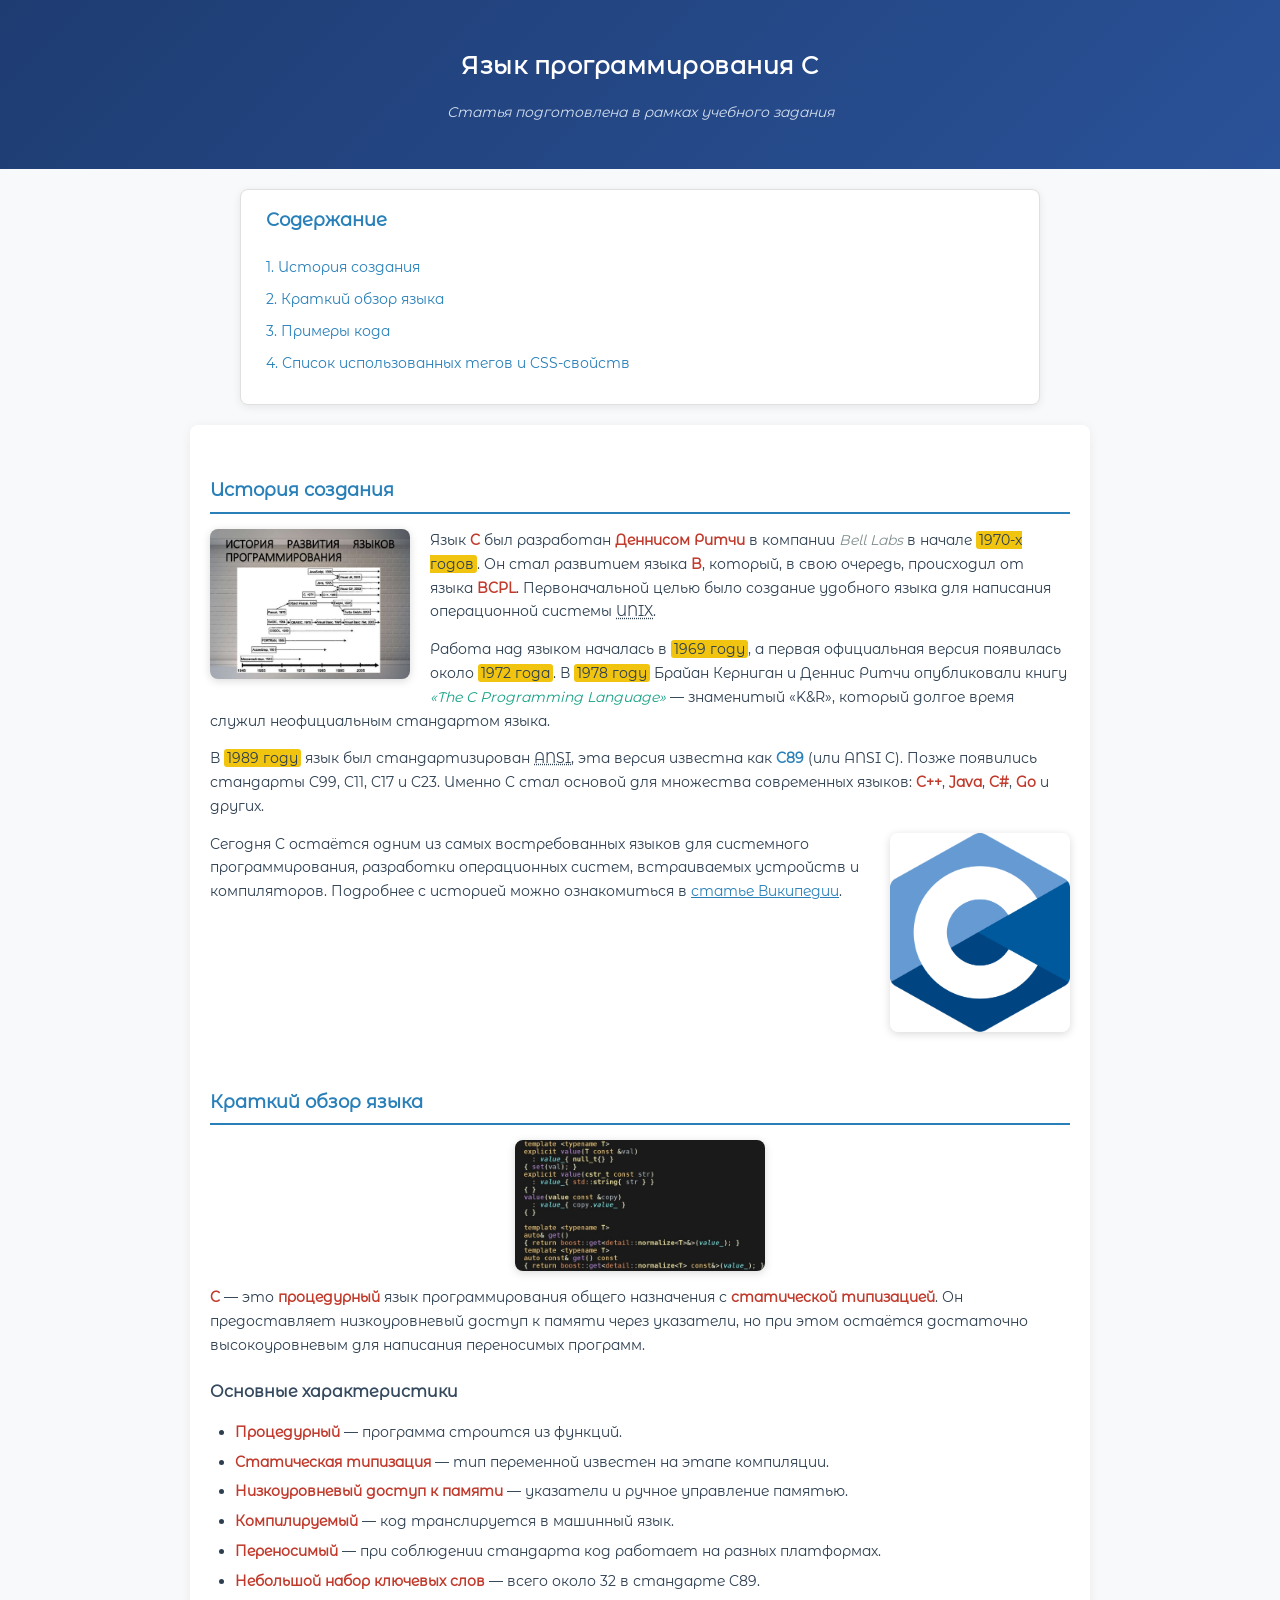
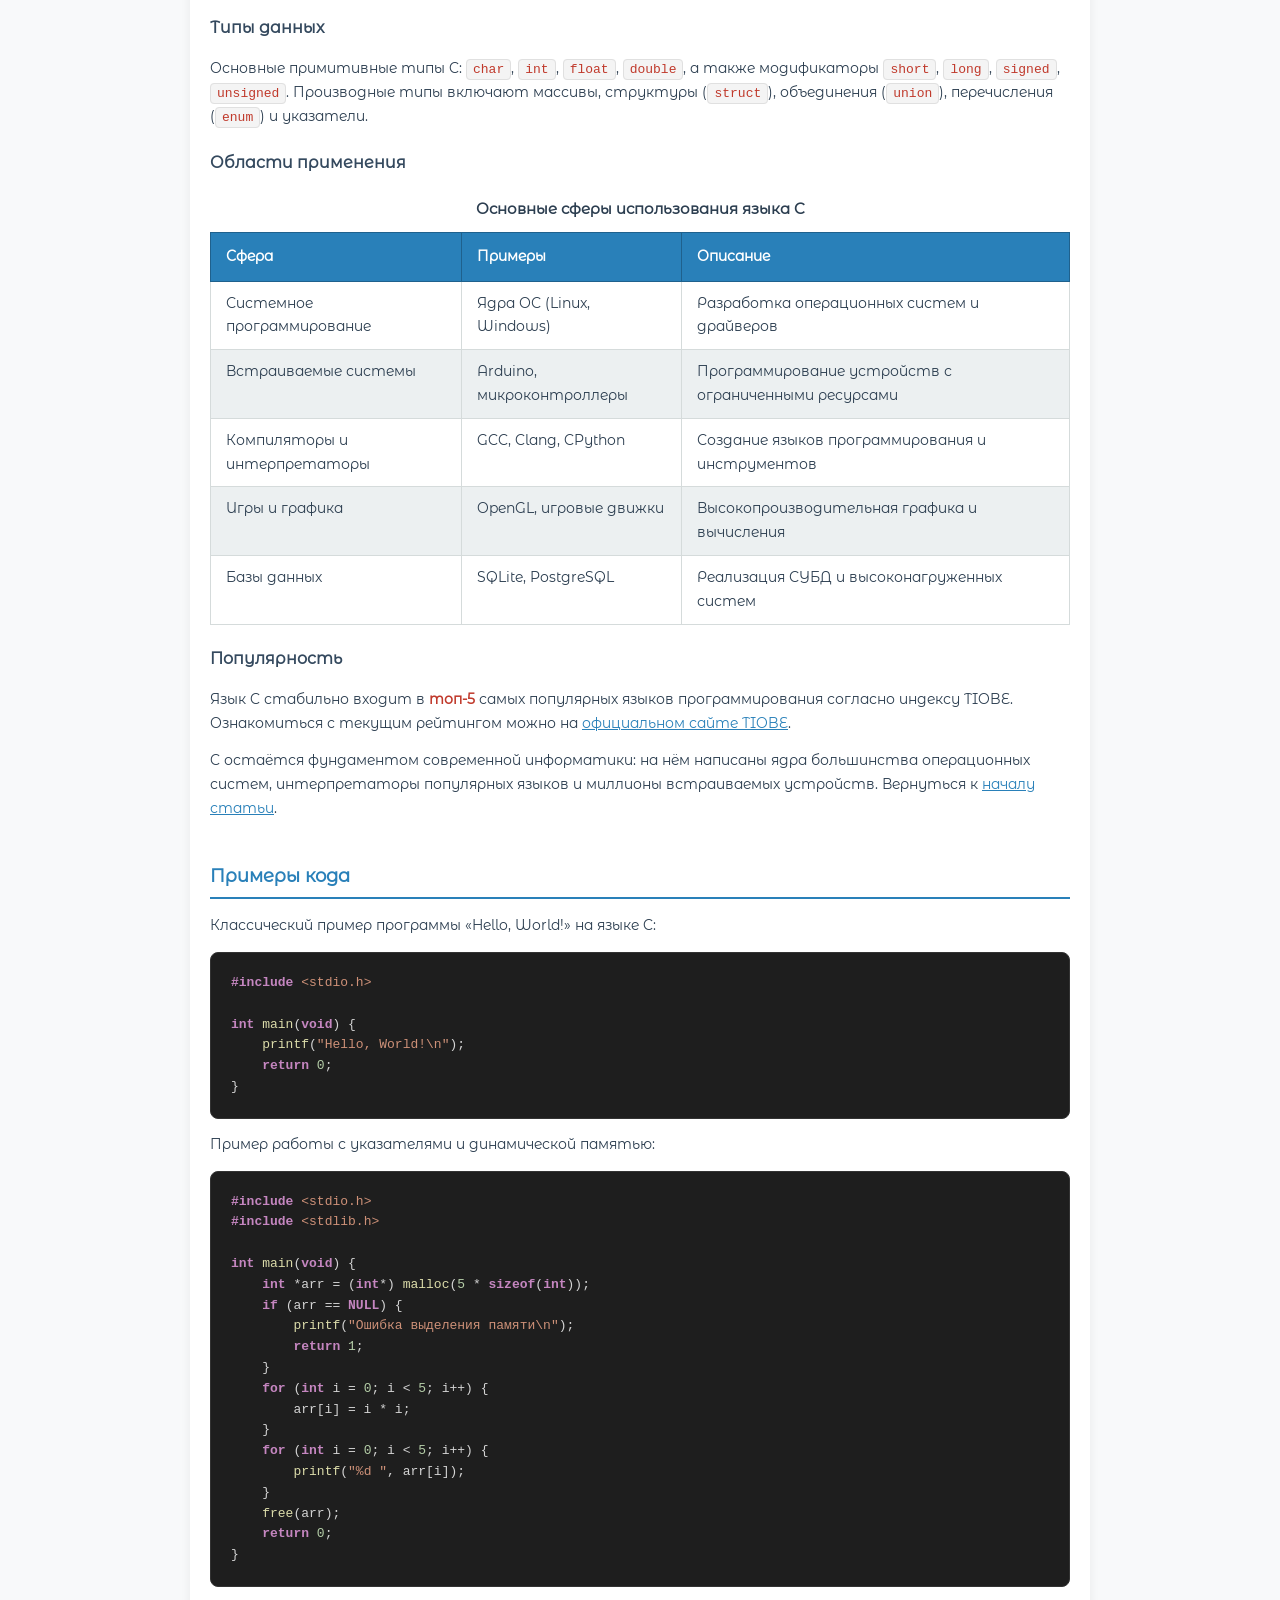
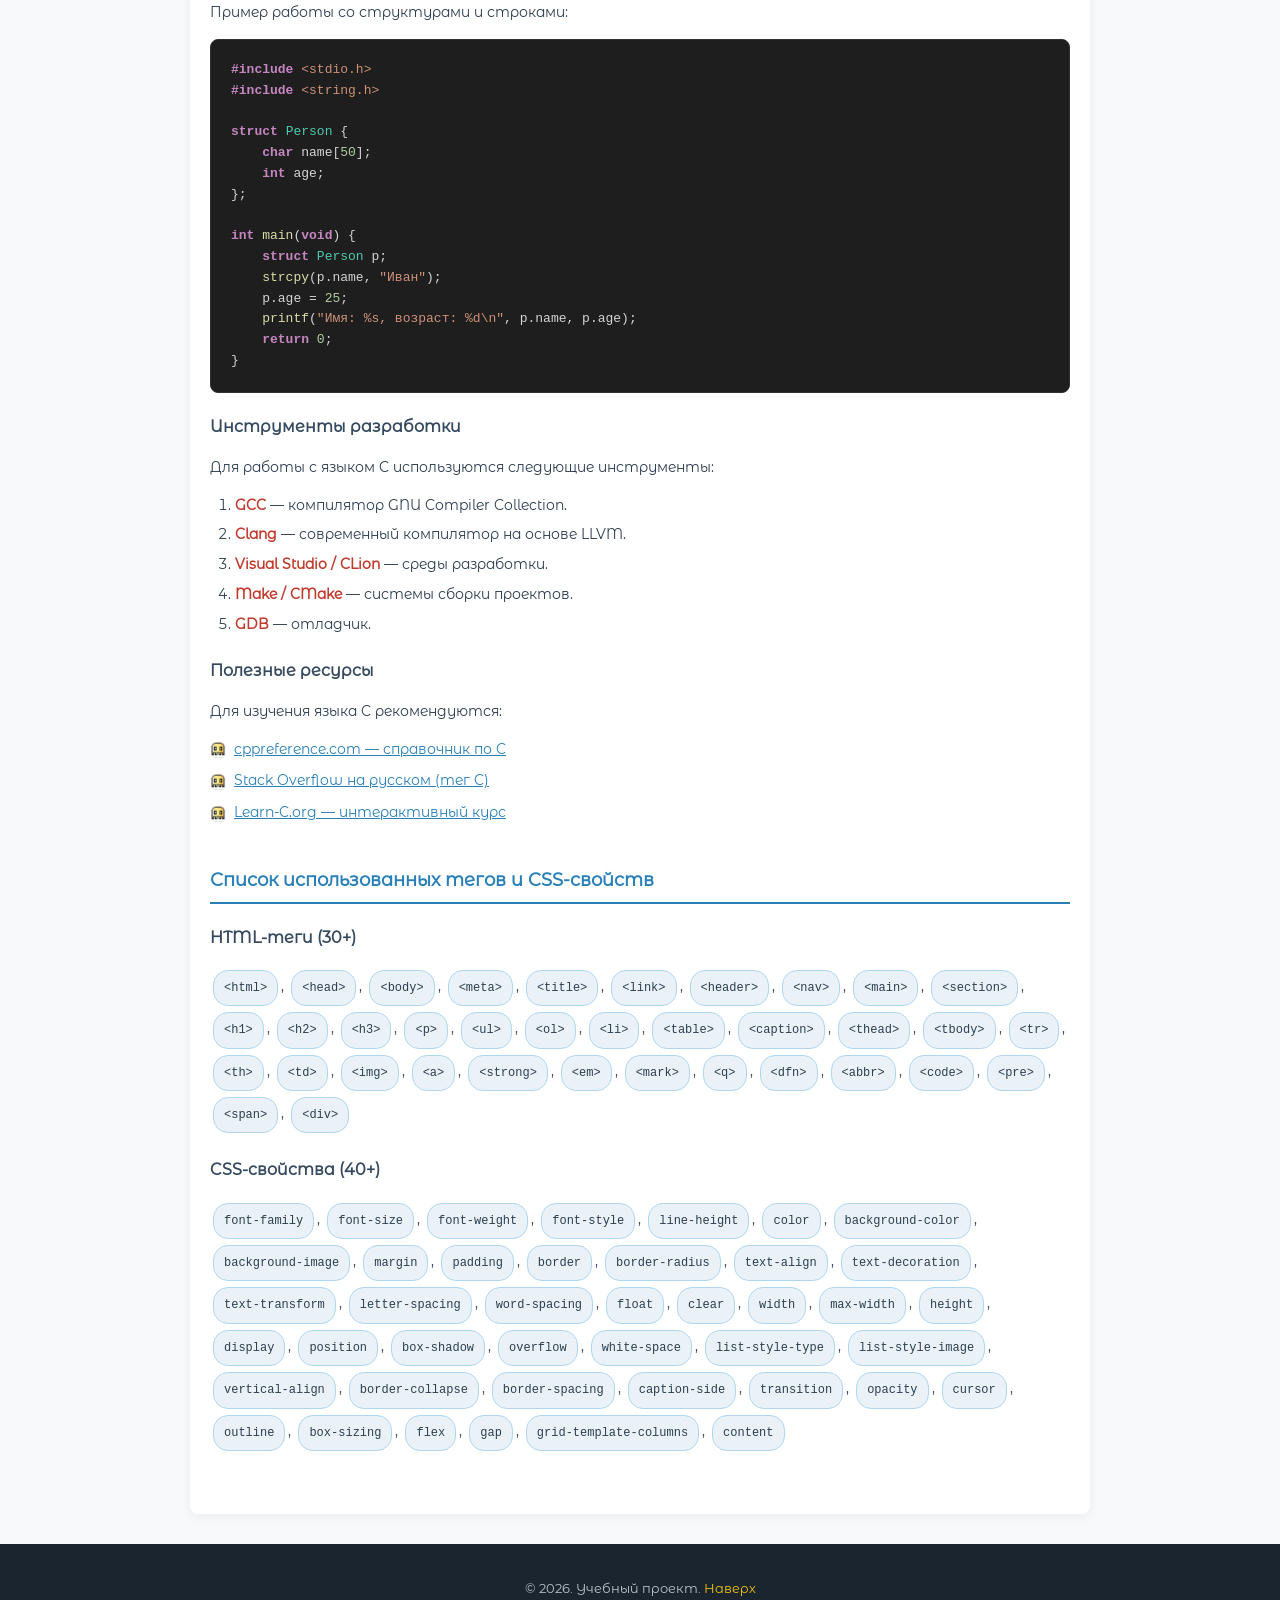
<file: Lab1/index.html>
<!DOCTYPE html>
<html lang="ru">
<head>
    <meta charset="UTF-8">
    <meta name="viewport" content="width=device-width, initial-scale=1.0">
    <title>Язык программирования C</title>
    <link rel="stylesheet" href="normalize.css">
    <link rel="stylesheet" href="css/style.css">
</head>
<body>

<header id="top">
    <h1>Язык программирования C</h1>
    <p><em>Статья подготовлена в рамках учебного задания</em></p>
</header>

<nav>
    <h2>Содержание</h2>
    <ul>
        <li><a href="#history">1. История создания</a></li>
        <li><a href="#overview">2. Краткий обзор языка</a></li>
        <li><a href="#examples">3. Примеры кода</a></li>
        <li><a href="#tags-list">4. Список использованных тегов и CSS-свойств</a></li>
    </ul>
</nav>

<main>
    <!-- ==================== РАЗДЕЛ 1 ==================== -->
    <section id="history">
    <h2>История создания</h2>

    <img src="images/c-history.png" alt="История языка C" class="img-left" width="200">

    <p>Язык <strong>C</strong> был разработан <strong>Деннисом Ритчи</strong> в компании <em>Bell Labs</em> в начале <mark>1970-х годов</mark>. Он стал развитием языка <strong>B</strong>, который, в свою очередь, происходил от языка <strong>BCPL</strong>. Первоначальной целью было создание удобного языка для написания операционной системы <abbr title="Unix">UNIX</abbr>.</p>

    <p>Работа над языком началась в <mark>1969 году</mark>, а первая официальная версия появилась около <mark>1972 года</mark>. В <mark>1978 году</mark> Брайан Керниган и Деннис Ритчи опубликовали книгу <q>The C Programming Language</q> — знаменитый «K&amp;R», который долгое время служил неофициальным стандартом языка.</p>

    <p>В <mark>1989 году</mark> язык был стандартизирован <abbr title="American National Standards Institute">ANSI</abbr>, эта версия известна как <dfn>C89</dfn> (или ANSI C). Позже появились стандарты C99, C11, C17 и C23. Именно C стал основой для множества современных языков: <strong>C++</strong>, <strong>Java</strong>, <strong>C#</strong>, <strong>Go</strong> и других.</p>

    <img src="images/c-logo.png" alt="Логотип языка C" class="img-right" width="180">

    <p>Сегодня C остаётся одним из самых востребованных языков для системного программирования, разработки операционных систем, встраиваемых устройств и компиляторов. Подробнее с историей можно ознакомиться в <a href="https://ru.wikipedia.org/wiki/%D0%A1%D0%B8_(%D1%8F%D0%B7%D1%8B%D0%BA_%D0%BF%D1%80%D0%BE%D0%B3%D1%80%D0%B0%D0%BC%D0%BC%D0%B8%D1%80%D0%BE%D0%B2%D0%B0%D0%BD%D0%B8%D1%8F)" target="_blank" rel="noopener">статье Википедии</a>.</p>

    <div class="clearfix"></div>
</section>

    <!-- ==================== РАЗДЕЛ 2 ==================== -->
    <section id="overview">
    <h2>Краткий обзор языка</h2>

    <img src="images/c-code-example.png" alt="Пример кода на C" class="img-center" width="250">

    <p><strong>C</strong> — это <strong>процедурный</strong> язык программирования общего назначения с <strong>статической типизацией</strong>. Он предоставляет низкоуровневый доступ к памяти через указатели, но при этом остаётся достаточно высокоуровневым для написания переносимых программ.</p>

    <h3>Основные характеристики</h3>

    <ul>
        <li><strong>Процедурный</strong> — программа строится из функций.</li>
        <li><strong>Статическая типизация</strong> — тип переменной известен на этапе компиляции.</li>
        <li><strong>Низкоуровневый доступ к памяти</strong> — указатели и ручное управление памятью.</li>
        <li><strong>Компилируемый</strong> — код транслируется в машинный язык.</li>
        <li><strong>Переносимый</strong> — при соблюдении стандарта код работает на разных платформах.</li>
        <li><strong>Небольшой набор ключевых слов</strong> — всего около 32 в стандарте C89.</li>
    </ul>

    <h3>Типы данных</h3>

    <p>Основные примитивные типы C: <code>char</code>, <code>int</code>, <code>float</code>, <code>double</code>, а также модификаторы <code>short</code>, <code>long</code>, <code>signed</code>, <code>unsigned</code>. Производные типы включают массивы, структуры (<code>struct</code>), объединения (<code>union</code>), перечисления (<code>enum</code>) и указатели.</p>

    <h3>Области применения</h3>

    <table>
        <caption>Основные сферы использования языка C</caption>
        <thead>
            <tr>
                <th scope="col">Сфера</th>
                <th scope="col">Примеры</th>
                <th scope="col">Описание</th>
            </tr>
        </thead>
        <tbody>
            <tr>
                <td>Системное программирование</td>
                <td>Ядра ОС (Linux, Windows)</td>
                <td>Разработка операционных систем и драйверов</td>
            </tr>
            <tr>
                <td>Встраиваемые системы</td>
                <td>Arduino, микроконтроллеры</td>
                <td>Программирование устройств с ограниченными ресурсами</td>
            </tr>
            <tr>
                <td>Компиляторы и интерпретаторы</td>
                <td>GCC, Clang, CPython</td>
                <td>Создание языков программирования и инструментов</td>
            </tr>
            <tr>
                <td>Игры и графика</td>
                <td>OpenGL, игровые движки</td>
                <td>Высокопроизводительная графика и вычисления</td>
            </tr>
            <tr>
                <td>Базы данных</td>
                <td>SQLite, PostgreSQL</td>
                <td>Реализация СУБД и высоконагруженных систем</td>
            </tr>
        </tbody>
    </table>

    <h3>Популярность</h3>

    <p>Язык C стабильно входит в <strong>топ-5</strong> самых популярных языков программирования согласно индексу TIOBE. Ознакомиться с текущим рейтингом можно на <a href="https://www.tiobe.com/tiobe-index/" target="_blank" rel="noopener">официальном сайте TIOBE</a>.</p>

    <p>C остаётся фундаментом современной информатики: на нём написаны ядра большинства операционных систем, интерпретаторы популярных языков и миллионы встраиваемых устройств. Вернуться к <a href="#top">началу статьи</a>.</p>
</section>

    <!-- ==================== РАЗДЕЛ 3 ==================== -->
    <section id="examples">
    <h2>Примеры кода</h2>

    <p>Классический пример программы «Hello, World!» на языке C:</p>

<pre><code><span class="kw">#include</span> <span class="str">&lt;stdio.h&gt;</span>

<span class="kw">int</span> <span class="fn">main</span>(<span class="kw">void</span>) {
    <span class="fn">printf</span>(<span class="str">"Hello, World!\n"</span>);
    <span class="kw">return</span> <span class="num">0</span>;
}</code></pre>

    <p>Пример работы с указателями и динамической памятью:</p>

<pre><code><span class="kw">#include</span> <span class="str">&lt;stdio.h&gt;</span>
<span class="kw">#include</span> <span class="str">&lt;stdlib.h&gt;</span>

<span class="kw">int</span> <span class="fn">main</span>(<span class="kw">void</span>) {
    <span class="kw">int</span> *arr = (<span class="kw">int</span>*) <span class="fn">malloc</span>(<span class="num">5</span> * <span class="kw">sizeof</span>(<span class="kw">int</span>));
    <span class="kw">if</span> (arr == <span class="kw">NULL</span>) {
        <span class="fn">printf</span>(<span class="str">"Ошибка выделения памяти\n"</span>);
        <span class="kw">return</span> <span class="num">1</span>;
    }
    <span class="kw">for</span> (<span class="kw">int</span> i = <span class="num">0</span>; i &lt; <span class="num">5</span>; i++) {
        arr[i] = i * i;
    }
    <span class="kw">for</span> (<span class="kw">int</span> i = <span class="num">0</span>; i &lt; <span class="num">5</span>; i++) {
        <span class="fn">printf</span>(<span class="str">"%d "</span>, arr[i]);
    }
    <span class="fn">free</span>(arr);
    <span class="kw">return</span> <span class="num">0</span>;
}</code></pre>

    <p>Пример работы со структурами и строками:</p>

<pre><code><span class="kw">#include</span> <span class="str">&lt;stdio.h&gt;</span>
<span class="kw">#include</span> <span class="str">&lt;string.h&gt;</span>

<span class="kw">struct</span> <span class="cls">Person</span> {
    <span class="kw">char</span> name[<span class="num">50</span>];
    <span class="kw">int</span> age;
};

<span class="kw">int</span> <span class="fn">main</span>(<span class="kw">void</span>) {
    <span class="kw">struct</span> <span class="cls">Person</span> p;
    <span class="fn">strcpy</span>(p.name, <span class="str">"Иван"</span>);
    p.age = <span class="num">25</span>;
    <span class="fn">printf</span>(<span class="str">"Имя: %s, возраст: %d\n"</span>, p.name, p.age);
    <span class="kw">return</span> <span class="num">0</span>;
}</code></pre>

    <h3>Инструменты разработки</h3>

    <p>Для работы с языком C используются следующие инструменты:</p>

    <ol>
        <li><strong>GCC</strong> — компилятор GNU Compiler Collection.</li>
        <li><strong>Clang</strong> — современный компилятор на основе LLVM.</li>
        <li><strong>Visual Studio / CLion</strong> — среды разработки.</li>
        <li><strong>Make / CMake</strong> — системы сборки проектов.</li>
        <li><strong>GDB</strong> — отладчик.</li>
    </ol>

    <h3>Полезные ресурсы</h3>

    <p>Для изучения языка C рекомендуются:</p>

    <ul class="custom-bullets">
        <li><a href="https://en.cppreference.com/w/c" target="_blank" rel="noopener">cppreference.com — справочник по C</a></li>
        <li><a href="https://ru.stackoverflow.com/questions/tagged/c" target="_blank" rel="noopener">Stack Overflow на русском (тег C)</a></li>
        <li><a href="https://www.learn-c.org/" target="_blank" rel="noopener">Learn-C.org — интерактивный курс</a></li>
    </ul>
</section>

    <!-- ==================== СПИСОК ТЕГОВ И СВОЙСТВ ==================== -->
    <section id="tags-list">
        <h2>Список использованных тегов и CSS-свойств</h2>

        <h3>HTML-теги (30+)</h3>
        <p class="tags-cloud">
            <code>&lt;html&gt;</code>, <code>&lt;head&gt;</code>, <code>&lt;body&gt;</code>,
            <code>&lt;meta&gt;</code>, <code>&lt;title&gt;</code>, <code>&lt;link&gt;</code>,
            <code>&lt;header&gt;</code>, <code>&lt;nav&gt;</code>, <code>&lt;main&gt;</code>,
            <code>&lt;section&gt;</code>, <code>&lt;h1&gt;</code>, <code>&lt;h2&gt;</code>,
            <code>&lt;h3&gt;</code>, <code>&lt;p&gt;</code>, <code>&lt;ul&gt;</code>,
            <code>&lt;ol&gt;</code>, <code>&lt;li&gt;</code>, <code>&lt;table&gt;</code>,
            <code>&lt;caption&gt;</code>, <code>&lt;thead&gt;</code>, <code>&lt;tbody&gt;</code>,
            <code>&lt;tr&gt;</code>, <code>&lt;th&gt;</code>, <code>&lt;td&gt;</code>,
            <code>&lt;img&gt;</code>, <code>&lt;a&gt;</code>, <code>&lt;strong&gt;</code>,
            <code>&lt;em&gt;</code>, <code>&lt;mark&gt;</code>, <code>&lt;q&gt;</code>,
            <code>&lt;dfn&gt;</code>, <code>&lt;abbr&gt;</code>, <code>&lt;code&gt;</code>,
            <code>&lt;pre&gt;</code>, <code>&lt;span&gt;</code>, <code>&lt;div&gt;</code>
        </p>

        <h3>CSS-свойства (40+)</h3>
        <p class="tags-cloud">
            <code>font-family</code>, <code>font-size</code>, <code>font-weight</code>,
            <code>font-style</code>, <code>line-height</code>, <code>color</code>,
            <code>background-color</code>, <code>background-image</code>, <code>margin</code>,
            <code>padding</code>, <code>border</code>, <code>border-radius</code>,
            <code>text-align</code>, <code>text-decoration</code>, <code>text-transform</code>,
            <code>letter-spacing</code>, <code>word-spacing</code>, <code>float</code>,
            <code>clear</code>, <code>width</code>, <code>max-width</code>,
            <code>height</code>, <code>display</code>, <code>position</code>,
            <code>box-shadow</code>, <code>overflow</code>, <code>white-space</code>,
            <code>list-style-type</code>, <code>list-style-image</code>, <code>vertical-align</code>,
            <code>border-collapse</code>, <code>border-spacing</code>, <code>caption-side</code>,
            <code>transition</code>, <code>opacity</code>, <code>cursor</code>,
            <code>outline</code>, <code>box-sizing</code>, <code>flex</code>,
            <code>gap</code>, <code>grid-template-columns</code>, <code>content</code>
        </p>
    </section>
</main>

<footer>
    <p>&copy; 2026. Учебный проект. <a href="#top">Наверх</a></p>
</footer>

</body>
</html>
</file>
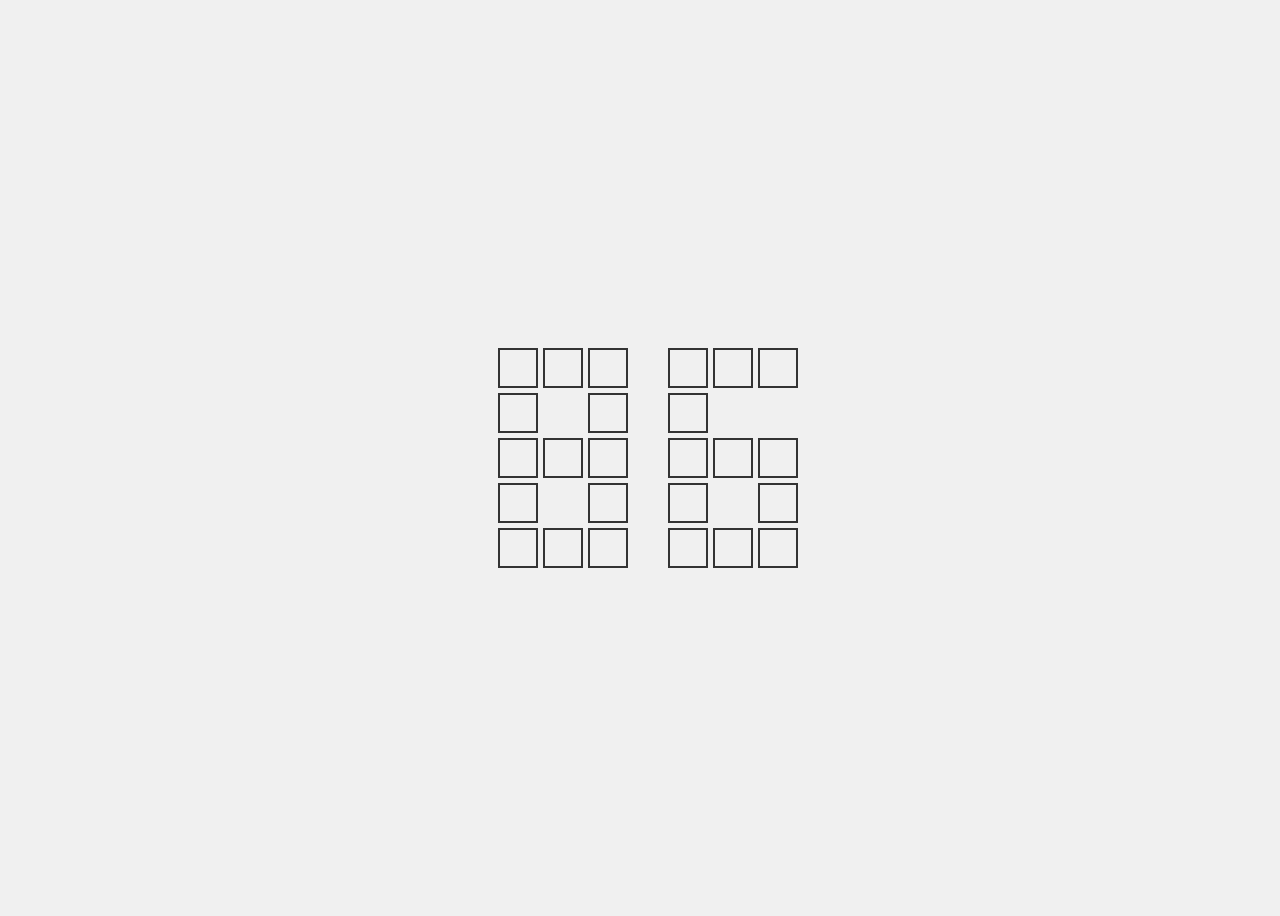
<file: Lab2/index(1).html>
<!DOCTYPE html>
<html lang="ru">
<head>
    <meta charset="UTF-8">
    <meta name="viewport" content="width=device-width, initial-scale=1.0">
    <title>Задание 1 - Flexbox Цифры (86)</title>
    <style>
        /* Единственный разрешенный цвет в CSS */
        body {
            background-color: #f0f0f0;
        }

        /* Обертка для центрирования на весь экран */
        .wrapper {
            display: flex;
            justify-content: center;
            align-items: center;
            width: 100vw;
            height: 100vh;
        }

        /* Контейнер для цифр, выстраивает их в ряд */
        .digits {
            display: flex;
            gap: 40px; 
        }

        /* Сетка для одной цифры (3 колонки, 5 строк) */
        .number {
            display: grid;
            grid-template-columns: repeat(3, 40px);
            grid-template-rows: repeat(5, 40px);
            gap: 5px; 
        }

        /* Стили для каждого квадратного блока */
        .cell {
            width: 40px;
            height: 40px;
            background-color: transparent; /* Блоки прозрачные */
            border: 2px solid #333; /* Контур */
            box-sizing: border-box;
        }

        /* Невидимые блоки (пустоты в сетке) */
        .empty {
            visibility: hidden;
        }

        /* Адаптивность: если экран меньше 768px, скрываем обертку */
        @media (max-width: 768px) {
            .wrapper {
                display: none;
            }
        }
    </style>
</head>
<body>
    <div class="wrapper">
        <div class="digits">
            
            <!-- ЦИФРА 8 -->
            <div class="number">
                <div class="cell"></div>
                <div class="cell"></div>
                <div class="cell"></div>
                
                <div class="cell"></div>
                <div class="cell empty"></div>
                <div class="cell"></div>
                
                <div class="cell"></div>
                <div class="cell"></div>
                <div class="cell"></div>
                
                <div class="cell"></div>
                <div class="cell empty"></div>
                <div class="cell"></div>
                
                <div class="cell"></div>
                <div class="cell"></div>
                <div class="cell"></div>
            </div>

            <!-- ЦИФРА 6 -->
            <div class="number">
                <div class="cell"></div>
                <div class="cell"></div>
                <div class="cell"></div>
                
                <div class="cell"></div>
                <div class="cell empty"></div>
                <div class="cell empty"></div>
                
                <div class="cell"></div>
                <div class="cell"></div>
                <div class="cell"></div>
                
                <div class="cell"></div>
                <div class="cell empty"></div>
                <div class="cell"></div>
                
                <div class="cell"></div>
                <div class="cell"></div>
                <div class="cell"></div>
            </div>

        </div>
    </div>
</body>
</html>
</file>
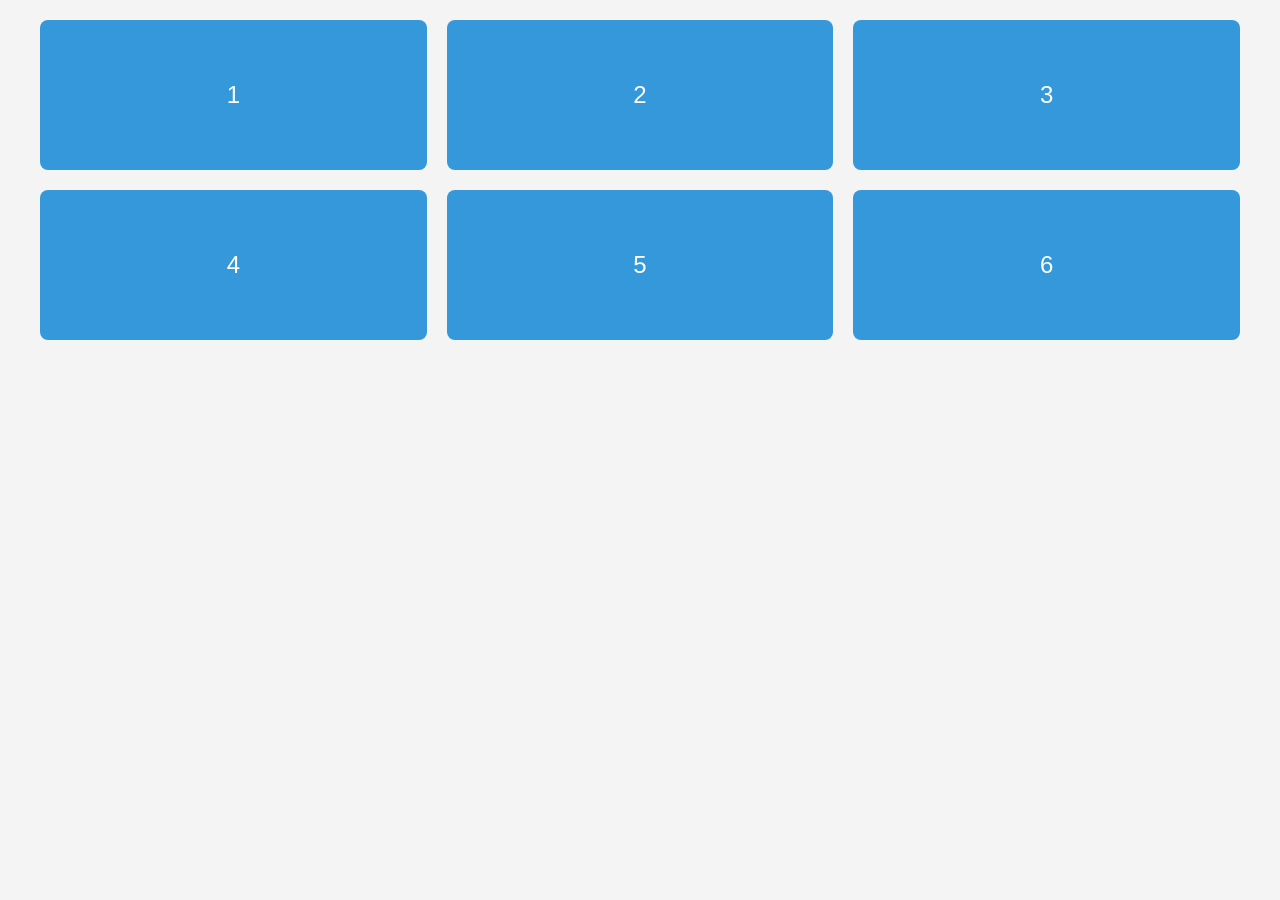
<file: Lab2/index-2.html>
<!DOCTYPE html>
<html lang="ru">
<head>
    <meta charset="UTF-8">
    <meta name="viewport" content="width=device-width, initial-scale=1.0">
    <title>Задание 2 - Адаптивный макет (Вариант 10)</title>
    <link rel="stylesheet" href="CSS/style.css">
</head>
<body>

    <div class="container">
        <!-- Блоки для макета. Если в task.html?=10 блоков больше, просто скопируйте строку <div class="box">...</div> нужное количество раз -->
        <div class="box">1</div>
        <div class="box">2</div>
        <div class="box">3</div>
        <div class="box">4</div>
        <div class="box">5</div>
        <div class="box">6</div>
    </div>

</body>
</html>
</file>
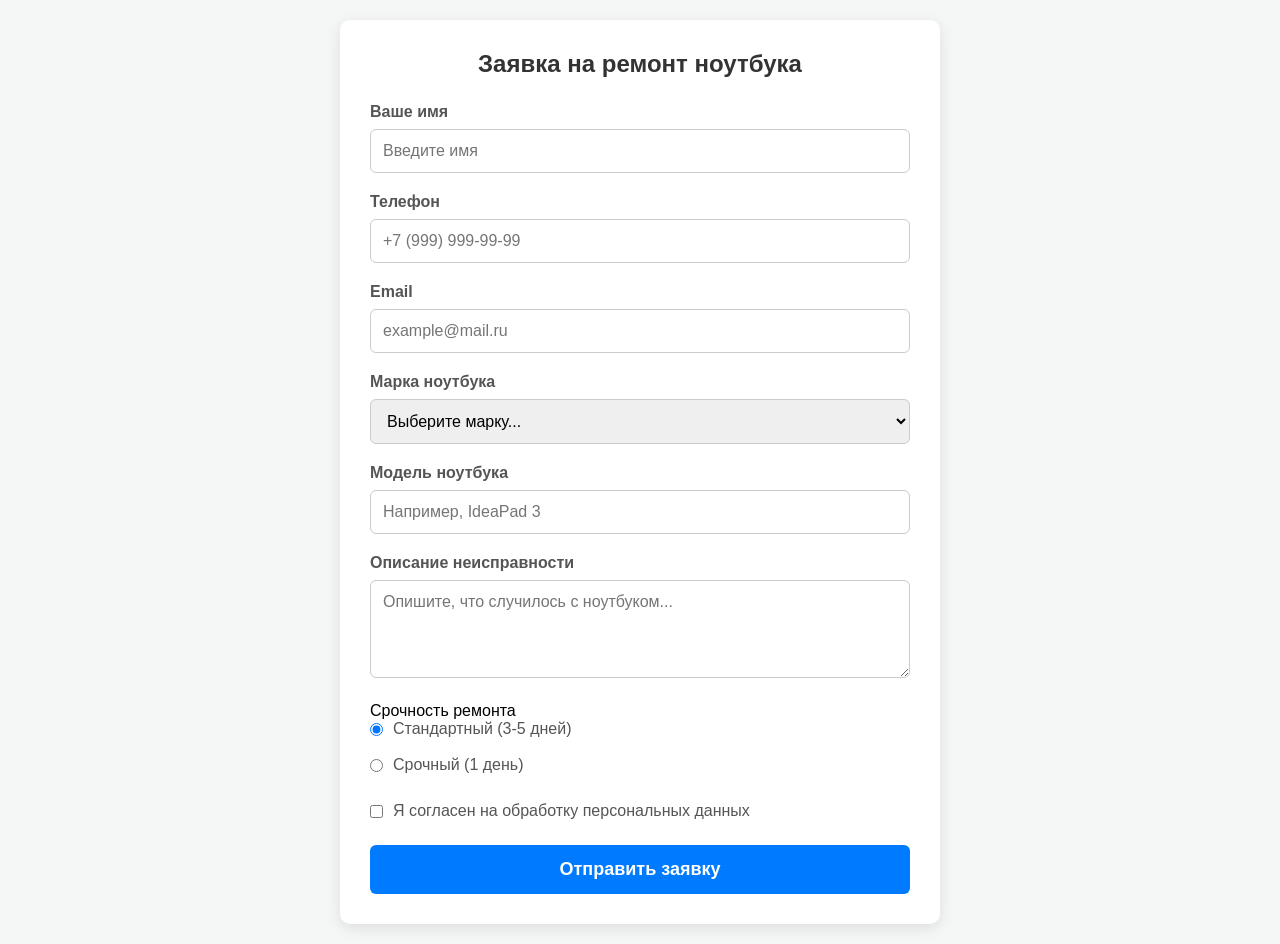
<file: Lab3/index..html>
<!DOCTYPE html>
<html lang="ru">
<head>
    <meta charset="UTF-8">
    <meta name="viewport" content="width=device-width, initial-scale=1.0">
    <title>Заявка на ремонт ноутбука</title>
    <link rel="stylesheet" href="style..css">
</head>
<body>

    <div class="form-container">
        <h2>Заявка на ремонт ноутбука</h2>

        <form action="#" method="POST">

            <div class="form-group">
                <label for="name">Ваше имя</label>
                <input type="text" id="name" name="name" placeholder="Введите имя" required>
            </div>

            <div class="form-group">
                <label for="phone">Телефон</label>
                <input type="tel" id="phone" name="phone" placeholder="+7 (999) 999-99-99" required>
            </div>

            <div class="form-group">
                <label for="email">Email</label>
                <input type="email" id="email" name="email" placeholder="example@mail.ru" required>
            </div>

            <div class="form-group">
                <label for="brand">Марка ноутбука</label>
                <select id="brand" name="brand" required>
                    <option value="">Выберите марку...</option>
                    <option value="asus">ASUS</option>
                    <option value="acer">Acer</option>
                    <option value="lenovo">Lenovo</option>
                    <option value="hp">HP</option>
                    <option value="apple">Apple</option>
                    <option value="other">Другая</option>
                </select>
            </div>

            <div class="form-group">
                <label for="model">Модель ноутбука</label>
                <input type="text" id="model" name="model" placeholder="Например, IdeaPad 3" required>
            </div>

            <div class="form-group">
                <label for="problem">Описание неисправности</label>
                <textarea id="problem" name="problem" rows="4" placeholder="Опишите, что случилось с ноутбуком..." required></textarea>
            </div>

            <div class="form-group radio-group">
                <span class="label-text">Срочность ремонта</span>
                <div class="radio-options">
                    <label>
                        <input type="radio" name="urgency" value="standard" checked> Стандартный (3-5 дней)
                    </label>
                    <label>
                        <input type="radio" name="urgency" value="urgent"> Срочный (1 день)
                    </label>
                </div>
            </div>

            <div class="form-group checkbox-group">
                <label>
                    <input type="checkbox" name="agreement" required>
                    Я согласен на обработку персональных данных
                </label>
            </div>

            <button type="submit" class="submit-btn">Отправить заявку</button>

        </form>
    </div>

</body>
</html>
</html>
</file>
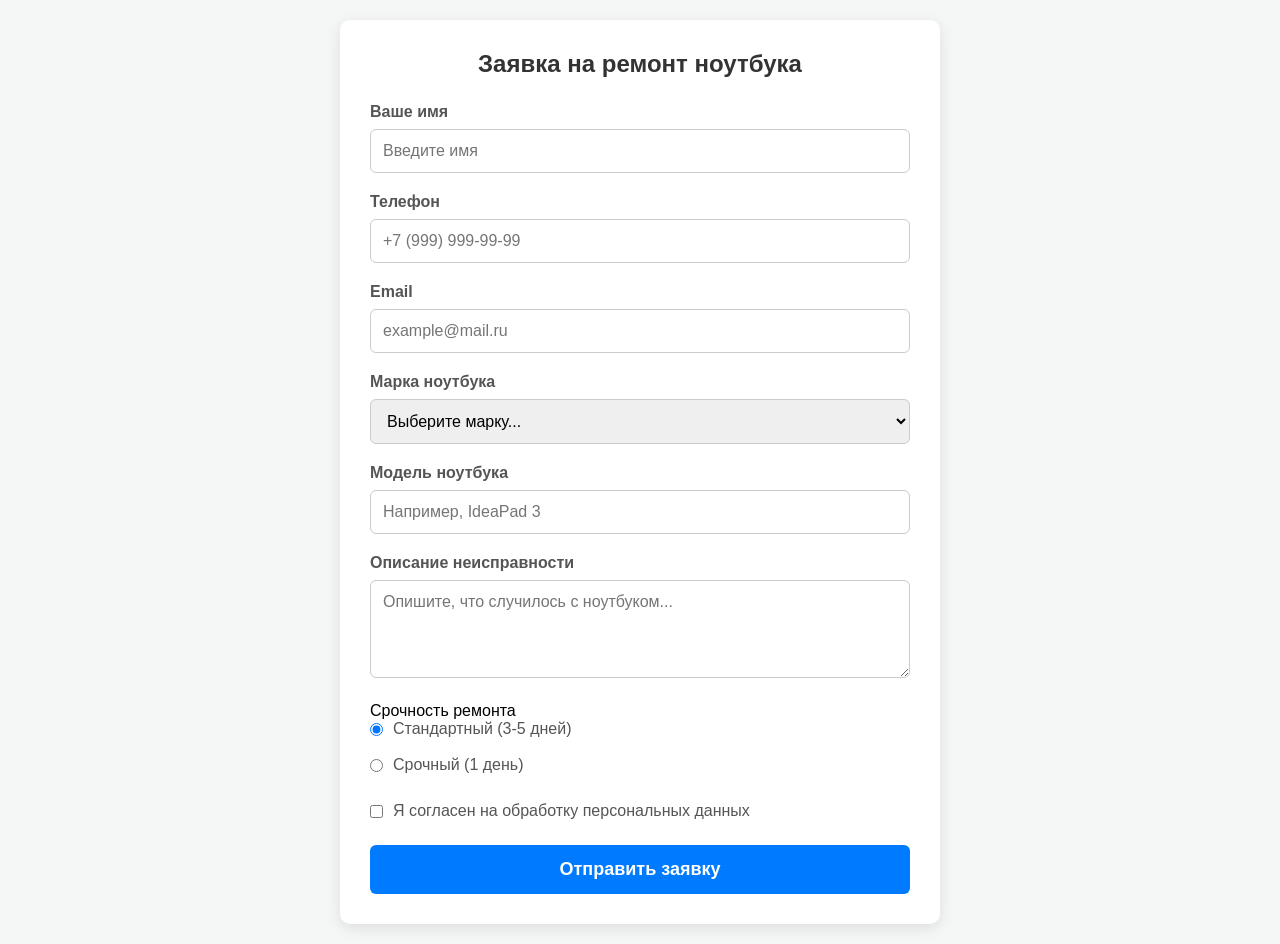
<file: Lab6/index).html>
<!DOCTYPE html>
<html lang="ru">
<head>
    <meta charset="UTF-8">
    <meta name="viewport" content="width=device-width, initial-scale=1.0">
    <title>Заявка на ремонт ноутбука</title>
    <link rel="stylesheet" href="css/style).css">
</head>
<body>

    <div class="form-container">
        <h2>Заявка на ремонт ноутбука</h2>

        <div id="successMessage" class="success-message" style="display: none;"></div>

        <form id="repairForm">
            <div class="form-group">
                <label for="name">Ваше имя</label>
                <input type="text" id="name" name="name" placeholder="Введите имя">
                <span class="error-text" id="error-name"></span>
            </div>

            <div class="form-group">
                <label for="phone">Телефон</label>
                <input type="tel" id="phone" name="phone" placeholder="+7 (999) 999-99-99">
                <span class="error-text" id="error-phone"></span>
            </div>

            <div class="form-group">
                <label for="email">Email</label>
                <input type="email" id="email" name="email" placeholder="example@mail.ru">
                <span class="error-text" id="error-email"></span>
            </div>

            <div class="form-group">
                <label for="brand">Марка ноутбука</label>
                <select id="brand" name="brand">
                    <option value="">Выберите марку...</option>
                    <option value="asus">ASUS</option>
                    <option value="acer">Acer</option>
                    <option value="lenovo">Lenovo</option>
                    <option value="hp">HP</option>
                    <option value="apple">Apple</option>
                    <option value="other">Другая</option>
                </select>
                <span class="error-text" id="error-brand"></span>
            </div>

            <div class="form-group">
                <label for="model">Модель ноутбука</label>
                <input type="text" id="model" name="model" placeholder="Например, IdeaPad 3">
                <span class="error-text" id="error-model"></span>
            </div>

            <div class="form-group">
                <label for="problem">Описание неисправности</label>
                <textarea id="problem" name="problem" rows="4" placeholder="Опишите, что случилось с ноутбуком..."></textarea>
                <span class="error-text" id="error-problem"></span>
            </div>

            <div class="form-group radio-group">
                <span class="label-text">Срочность ремонта</span>
                <div class="radio-options">
                    <label>
                        <input type="radio" name="urgency" value="Стандартный (3-5 дней)" checked> Стандартный (3-5 дней)
                    </label>
                    <label>
                        <input type="radio" name="urgency" value="Срочный (1 день)"> Срочный (1 день)
                    </label>
                </div>
            </div>

            <div class="form-group checkbox-group">
                <label>
                    <input type="checkbox" id="agreement" name="agreement">
                    Я согласен на обработку персональных данных
                </label>
                <span class="error-text" id="error-agreement"></span>
            </div>

            <button type="submit" class="submit-btn">Отправить заявку</button>

        </form>
    </div>

    <script src="js/script.js"></script>
</body>
</html>
</file>
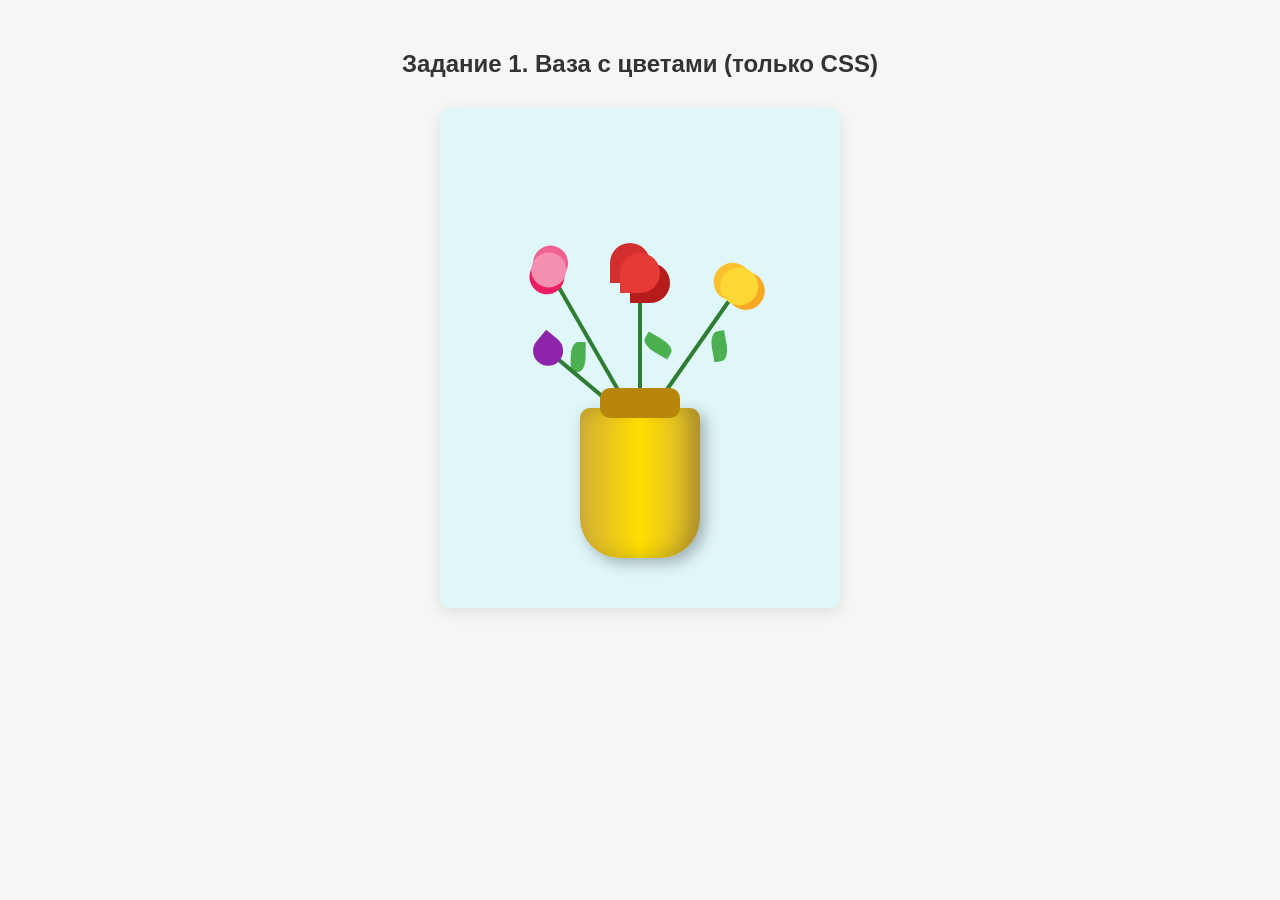
<file: Lab4/1/task1.html>
<!DOCTYPE html>
<html lang="ru">
<head>
    <meta charset="UTF-8">
    <meta name="viewport" content="width=device-width, initial-scale=1.0">
    <title>Задание 1: Ваза с цветами</title>
    <link rel="stylesheet" href="task1.css">
</head>
<body>

    <h1>Задание 1. Ваза с цветами (только CSS)</h1>

    <div class="scene">
        <div class="vase"></div>

        <div class="flower f1">
            <div class="leaf"></div>
            <div class="bud"></div>
        </div>
        <div class="flower f2">
            <div class="leaf"></div>
            <div class="bud"></div>
        </div>
        <div class="flower f3">
            <div class="leaf"></div>
            <div class="bud"></div>
        </div>
        <div class="flower f4">
            <div class="bud"></div>
        </div>
    </div>

</body>
</html>
</file>
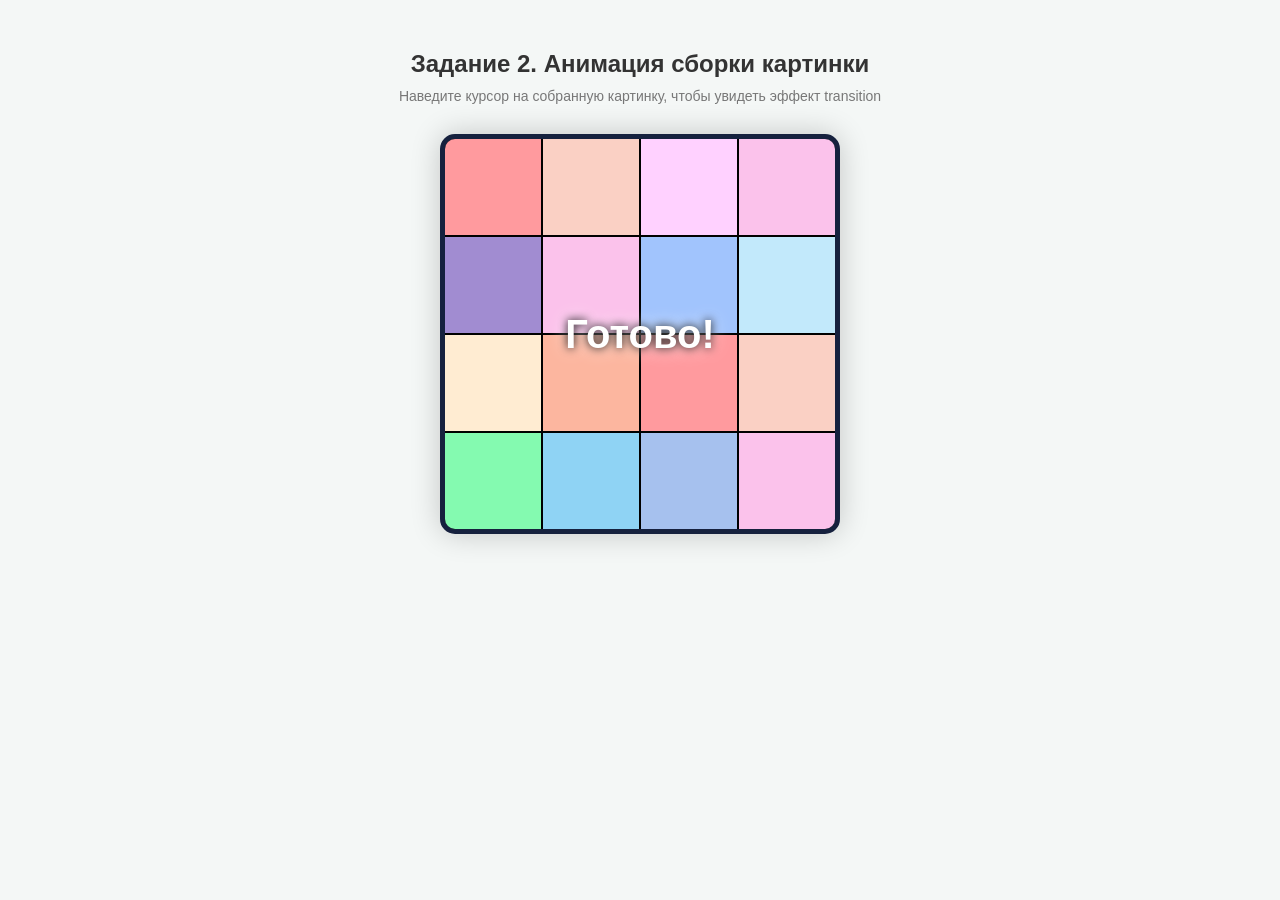
<file: Lab4/2/task2.html>
<!DOCTYPE html>
<html lang="ru">
<head>
    <meta charset="UTF-8">
    <meta name="viewport" content="width=device-width, initial-scale=1.0">
    <title>Задание 2: Сборка картинки</title>
    <link rel="stylesheet" href="task2.css">
</head>
<body>

    <h1>Задание 2. Анимация сборки картинки</h1>
    <p class="hint">Наведите курсор на собранную картинку, чтобы увидеть эффект transition</p>

    <div class="puzzle-container">
        <div class="piece p1"></div>
        <div class="piece p2"></div>
        <div class="piece p3"></div>
        <div class="piece p4"></div>
        <div class="piece p5"></div>
        <div class="piece p6"></div>
        <div class="piece p7"></div>
        <div class="piece p8"></div>
        <div class="piece p9"></div>
        <div class="piece p10"></div>
        <div class="piece p11"></div>
        <div class="piece p12"></div>
        <div class="piece p13"></div>
        <div class="piece p14"></div>
        <div class="piece p15"></div>
        <div class="piece p16"></div>
    </div>

</body>
</html>
</file>
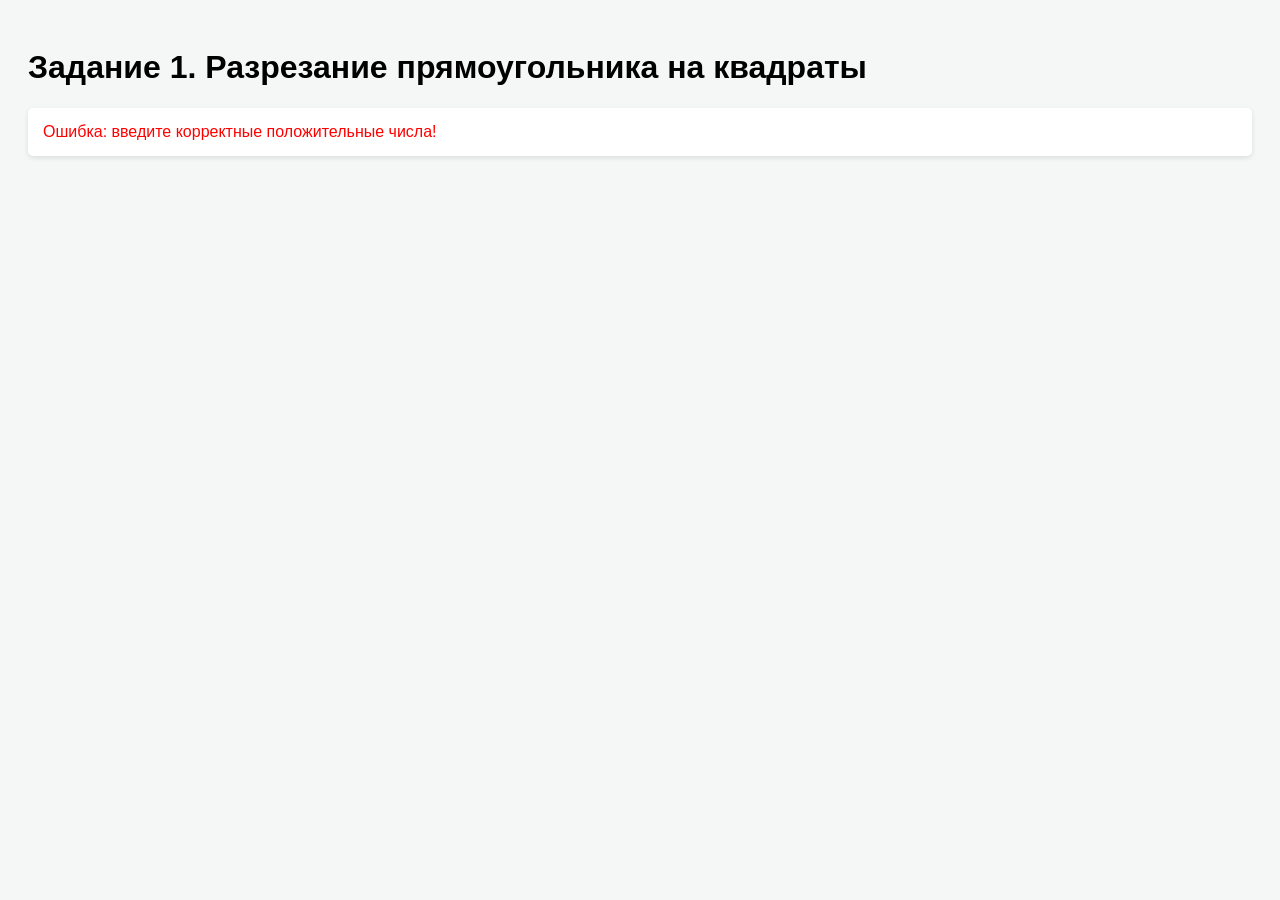
<file: Lab5/1/task_1.html>
<!DOCTYPE html>
<html lang="ru">
<head>
    <meta charset="UTF-8">
    <title>Задание 1 - Вариант 10</title>
    <style>
        body { font-family: Arial, sans-serif; padding: 20px; background: #f4f7f6; }
        .result { background: #fff; padding: 15px; margin: 10px 0; border-radius: 5px; box-shadow: 0 2px 5px rgba(0,0,0,0.1); }
        .success { color: #27ae60; font-weight: bold; font-size: 18px; }
    </style>
</head>
<body>
    <h1>Задание 1. Разрезание прямоугольника на квадраты</h1>
    
    <div id="output"></div>

    <script>
        function countCuts(n, m) {
            let count = 0;
            let a = n;
            let b = m;
            while (a !== b) {
                if (a > b) {
                    a -= b;
                } else {
                    b -= a;
                }
                count++;
            }
            return count;
        }

        let N = parseInt(prompt("Введите длину прямоугольника (N):", "10"));
        let M = parseInt(prompt("Введите ширину прямоугольника (M):", "6"));

        const output = document.getElementById('output');

        if (isNaN(N) || isNaN(M) || N <= 0 || M <= 0) {
            output.innerHTML = `<div class="result" style="color:red;">Ошибка: введите корректные положительные числа!</div>`;
            console.log("Ошибка ввода.");
        } else {
            let result = countCuts(N, M);
            
            console.log(`Прямоугольник ${N}x${M}. Количество отрезаний: ${result}`);

            const div = document.createElement('div');
            div.className = 'result';
            div.innerHTML = `Для прямоугольника <b>${N}x${M}</b> нужно сделать отрезаний: <span class="success">${result}</span>`;
            output.appendChild(div);
        }
    </script>
</body>
</html>
</file>
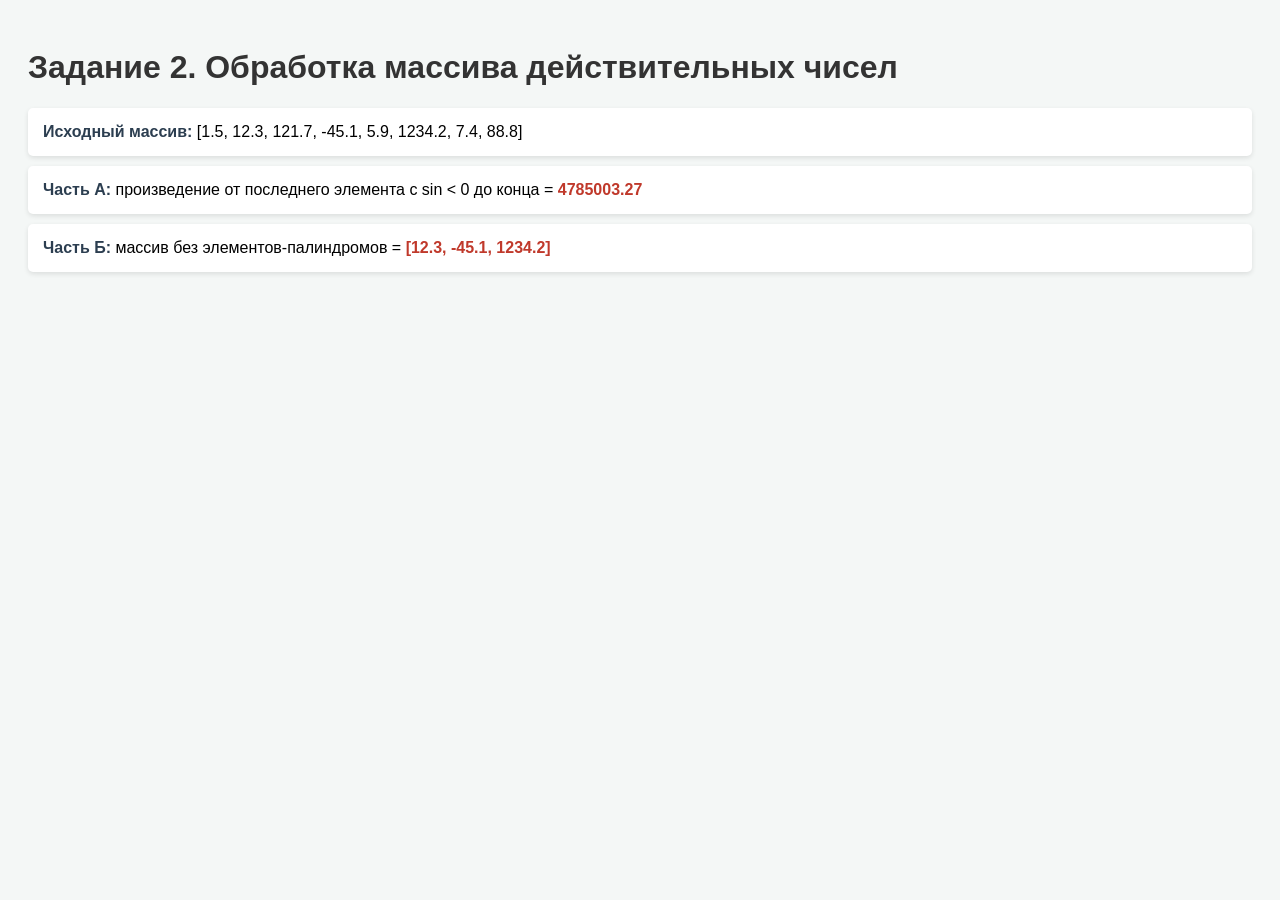
<file: Lab5/2/task_2.html>
<!DOCTYPE html>
<html lang="ru">
<head>
    <meta charset="UTF-8">
    <title>Задание 2 - Вариант 10</title>
    <style>
        body { font-family: Arial, sans-serif; padding: 20px; background: #f4f7f6; }
        h1 { color: #333; }
        .result { background: #fff; padding: 15px; margin: 10px 0; border-radius: 5px; box-shadow: 0 2px 5px rgba(0,0,0,0.1); }
        .label { font-weight: bold; color: #2c3e50; }
        .value { color: #c0392b; font-weight: bold; }
    </style>
</head>
<body>
    <h1>Задание 2. Обработка массива действительных чисел</h1>
    
    <div id="output"></div>

    <script>
        const arr = [1.5, 12.3, 121.7, -45.1, 5.9, 1234.2, 7.4, 88.8];

        function partA(arr) {
            let lastIndex = -1;
            for (let i = arr.length - 1; i >= 0; i--) {
                if (Math.sin(arr[i]) < 0) {
                    lastIndex = i;
                    break;
                }
            }
            if (lastIndex === -1) return null;
            
            let product = 1;
            for (let i = lastIndex; i < arr.length; i++) {
                product *= arr[i];
            }
            return product;
        }

        function isPalindrome(num) {
            const str = Math.abs(Math.trunc(num)).toString();
            const reversed = str.split('').reverse().join('');
            return str === reversed;
        }

        function partB(arr) {
            const result = [];
            for (let i = 0; i < arr.length; i++) {
                if (!isPalindrome(arr[i])) {
                    result.push(arr[i]);
                }
            }
            return result;
        }

        const output = document.getElementById('output');

        const div1 = document.createElement('div');
        div1.className = 'result';
        div1.innerHTML = `<span class="label">Исходный массив:</span> [${arr.join(', ')}]`;
        output.appendChild(div1);

        const div2 = document.createElement('div');
        div2.className = 'result';
        const prod = partA(arr);
        div2.innerHTML = `<span class="label">Часть А:</span> произведение от последнего элемента с sin < 0 до конца = <span class="value">${prod !== null ? prod.toFixed(2) : 'не найдено'}</span>`;
        output.appendChild(div2);

        const div3 = document.createElement('div');
        div3.className = 'result';
        const filtered = partB(arr);
        div3.innerHTML = `<span class="label">Часть Б:</span> массив без элементов-палиндромов = <span class="value">[${filtered.join(', ')}]</span>`;
        output.appendChild(div3);
    </script>
</body>
</html>
</file>
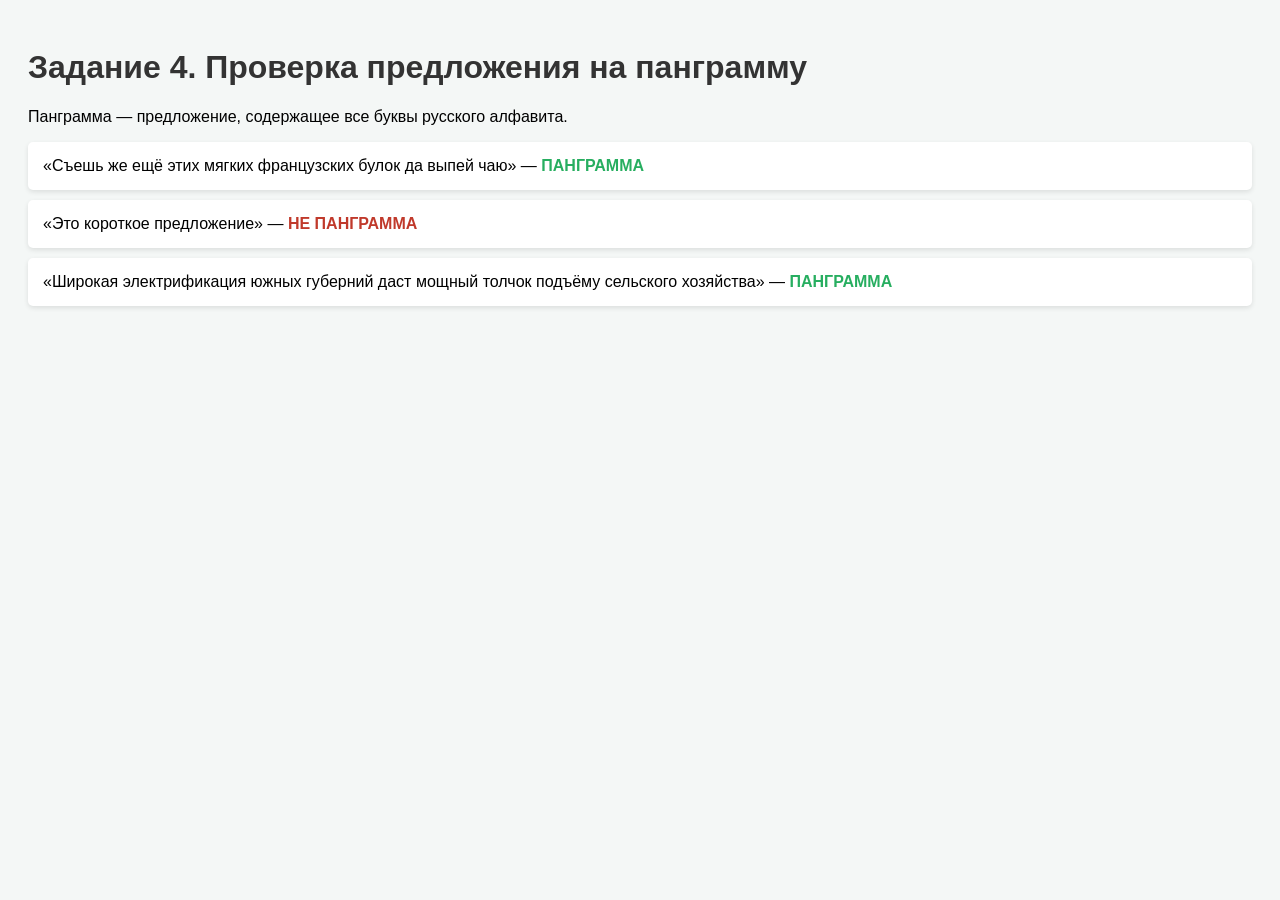
<file: Lab5/4/task_4.html>
<!DOCTYPE html>
<html lang="ru">
<head>
    <meta charset="UTF-8">
    <title>Задание 4 - Вариант 10</title>
    <style>
        body { font-family: Arial, sans-serif; padding: 20px; background: #f4f7f6; }
        h1 { color: #333; }
        .result { background: #fff; padding: 15px; margin: 10px 0; border-radius: 5px; box-shadow: 0 2px 5px rgba(0,0,0,0.1); }
        .yes { color: #27ae60; font-weight: bold; }
        .no { color: #c0392b; font-weight: bold; }
    </style>
</head>
<body>
    <h1>Задание 4. Проверка предложения на панграмму</h1>
    <p>Панграмма — предложение, содержащее все буквы русского алфавита.</p>
    
    <div id="output"></div>

    <script>
        const alphabet = 'абвгдеёжзийклмнопрстуфхцчшщъыьэюя';

        function isPangram(text) {
            const lower = text.toLowerCase();
            for (let i = 0; i < alphabet.length; i++) {
                if (!lower.includes(alphabet[i])) {
                    return false;
                }
            }
            return true;
        }

        const sentences = [
            'Съешь же ещё этих мягких французских булок да выпей чаю',
            'Это короткое предложение',
            'Широкая электрификация южных губерний даст мощный толчок подъёму сельского хозяйства'
        ];

        const output = document.getElementById('output');

        sentences.forEach(sentence => {
            const result = isPangram(sentence);
            const div = document.createElement('div');
            div.className = 'result';
            const status = result ? '<span class="yes">ПАНГРАММА</span>' : '<span class="no">НЕ ПАНГРАММА</span>';
            div.innerHTML = `«${sentence}» — ${status}`;
            output.appendChild(div);
        });
    </script>
</body>
</html>
</file>
<file: Lab1/css/style.css>
/* ========== ПОДКЛЮЧЕНИЕ ЛОКАЛЬНОГО ШРИФТА ========== */
@font-face {
    font-family: 'MontserratAlternates';
    src: url('../fonts/MontserratAlternates-Regular.woff2') format('woff2');
    font-weight: normal;
    font-style: normal;
    font-display: swap;
}

/* ========== БАЗОВЫЕ СТИЛИ ========== */
* {
    box-sizing: border-box;
}

body {
    font-family: 'MontserratAlternates', Arial, sans-serif;
    font-size: 14px;
    line-height: 1.7;
    color: #2c3e50;
    background-color: #f8f9fa;
    margin: 0;
    padding: 0;
}

/* ========== ЗАГОЛОВКИ ========== */
h1 {
    font-size: 24px;
    font-weight: 700;
    color: #1a252f;
    text-align: center;
    margin-bottom: 10px;
    letter-spacing: 0.5px;
}

h2 {
    font-size: 18px;
    font-weight: 700;
    color: #2980b9;
    border-bottom: 2px solid #2980b9;
    padding-bottom: 6px;
    margin-top: 30px;
}

h3 {
    font-size: 16px;
    font-weight: 600;
    color: #34495e;
    margin-top: 20px;
}

/* ========== ШАПКА ========== */
header {
    background: linear-gradient(135deg, #1e3c72, #2a5298);
    color: #ffffff;
    padding: 30px 20px;
    text-align: center;
}

header h1 {
    color: #ffffff;
    border: none;
}

header em {
    color: #d5e0f0;
}

/* ========== НАВИГАЦИЯ (ОГЛАВЛЕНИЕ) ========== */
nav {
    background-color: #ffffff;
    border: 1px solid #e0e0e0;
    border-radius: 8px;
    margin: 20px auto;
    padding: 15px 25px;
    max-width: 800px;
    box-shadow: 0 2px 8px rgba(0, 0, 0, 0.08);
}

nav h2 {
    font-size: 18px;
    margin-top: 0;
    border-bottom: none;
}

nav ul {
    list-style-type: none;
    padding-left: 0;
}

nav li {
    margin: 8px 0;
}

nav a {
    color: #2980b9;
    text-decoration: none;
    font-weight: 500;
    transition: color 0.3s ease;
}

nav a:hover {
    color: #e74c3c;
    text-decoration: underline;
}

/* ========== ОСНОВНОЙ КОНТЕНТ ========== */
main {
    max-width: 900px;
    margin: 0 auto;
    padding: 20px;
    background-color: #ffffff;
    border-radius: 8px;
    box-shadow: 0 2px 12px rgba(0, 0, 0, 0.06);
}

section {
    margin-bottom: 40px;
}

/* ========== ССЫЛКИ ========== */
a {
    color: #2980b9;
    text-decoration: underline;
    transition: color 0.2s;
}

a:hover {
    color: #e74c3c;
}

a:visited {
    color: #8e44ad;
}

/* ========== ВЫДЕЛЕНИЕ ТЕКСТА ========== */
mark {
    background-color: #f1c40f;
    color: #2c3e50;
    padding: 0 3px;
    border-radius: 3px;
}

strong {
    color: #c0392b;
}

em {
    font-style: italic;
    color: #7f8c8d;
}

q {
    font-style: italic;
    color: #16a085;
}

dfn {
    font-style: normal;
    font-weight: 600;
    color: #2980b9;
}

abbr {
    text-decoration: underline dotted;
    cursor: help;
}

/* ========== КАРТИНКИ С ОБТЕКАНИЕМ ========== */
.img-left {
    float: left;
    margin: 0 20px 15px 0;
    border-radius: 8px;
    box-shadow: 0 2px 8px rgba(0, 0, 0, 0.15);
    transition: transform 0.3s;
}

.img-right {
    float: right;
    margin: 0 0 15px 20px;
    border-radius: 8px;
    box-shadow: 0 2px 8px rgba(0, 0, 0, 0.15);
    transition: transform 0.3s;
}

.img-center {
    display: block;
    margin: 15px auto;
    border-radius: 8px;
    box-shadow: 0 2px 8px rgba(0, 0, 0, 0.15);
    transition: transform 0.3s;
}

.img-left:hover,
.img-right:hover,
.img-center:hover {
    transform: scale(1.03);
}

.clearfix::after {
    content: "";
    display: table;
    clear: both;
}

/* ========== СПИСКИ ========== */
ul {
    list-style-type: disc;
    padding-left: 25px;
}

ol {
    list-style-type: decimal;
    padding-left: 25px;
}

li {
    margin: 6px 0;
}

/* Маркированный список с картинкой-маркером */
.custom-bullets {
    list-style-type: none;
    padding-left: 0;
}

.custom-bullets li {
    background-image: url('../images/bullet.png');
    background-repeat: no-repeat;
    background-position: left center;
    background-size: 16px;
    padding-left: 24px;
    margin: 8px 0;
}

/* ========== ТАБЛИЦА ========== */
table {
    width: 100%;
    border-collapse: collapse;
    margin: 20px 0;
    border: 1px solid #bdc3c7;
}

caption {
    caption-side: top;
    font-weight: 700;
    font-size: 15px;
    color: #2c3e50;
    margin-bottom: 10px;
}

th {
    background-color: #2980b9;
    color: #ffffff;
    font-weight: 600;
    padding: 12px 15px;
    text-align: left;
    border: 1px solid #1f618d;
}

td {
    padding: 10px 15px;
    border: 1px solid #d5dbdb;
    vertical-align: top;
}

tbody tr:nth-child(even) {
    background-color: #ecf0f1;
}

tbody tr:hover {
    background-color: #d6eaf8;
}

/* ========== БЛОКИ КОДА С ПОДСВЕТКОЙ ========== */
pre {
    background-color: #1e1e1e;
    color: #d4d4d4;
    padding: 20px;
    border-radius: 8px;
    overflow-x: auto;
    font-family: 'Consolas', 'Courier New', monospace;
    font-size: 13px;
    line-height: 1.6;
    border: 1px solid #333;
}

code {
    font-family: 'Consolas', 'Courier New', monospace;
}

/* Подсветка: ключевые слова */
.kw {
    color: #c586c0;
    font-weight: 600;
}

/* Подсветка: классы */
.cls {
    color: #4ec9b0;
}

/* Подсветка: методы */
.fn {
    color: #dcdcaa;
}

/* Подсветка: строки */
.str {
    color: #ce9178;
}

/* Подсветка: числа */
.num {
    color: #b5cea8;
}

/* Инлайн-код в тексте */
p code {
    background-color: #f4f4f4;
    color: #c0392b;
    padding: 2px 6px;
    border-radius: 4px;
    font-size: 13px;
    border: 1px solid #e0e0e0;
}

/* ========== СПИСОК ТЕГОВ И СВОЙСТВ ========== */
.tags-cloud {
    line-height: 2.2;
}

.tags-cloud code {
    display: inline-block;
    background-color: #eaf2f8;
    color: #2c3e50;
    padding: 4px 10px;
    margin: 3px;
    border-radius: 15px;
    font-size: 12px;
    border: 1px solid #aed6f1;
    transition: background-color 0.2s;
}

.tags-cloud code:hover {
    background-color: #aed6f1;
}

/* ========== ПОДВАЛ ========== */
footer {
    text-align: center;
    padding: 20px;
    margin-top: 30px;
    background-color: #1a252f;
    color: #bdc3c7;
    font-size: 13px;
}

footer a {
    color: #f1c40f;
    text-decoration: none;
}

footer a:hover {
    text-decoration: underline;
}

/* ========== АДАПТИВНОСТЬ ========== */
@media (max-width: 600px) {
    .img-left,
    .img-right {
        float: none;
        display: block;
        margin: 15px auto;
    }

    h1 {
        font-size: 20px;
    }

    h2 {
        font-size: 16px;
    }

    table {
        font-size: 12px;
    }

    th,
    td {
        padding: 8px 10px;
    }
}
</file>
<file: Lab2/CSS/style.css>
/* Сброс базовых стилей */
* {
    box-sizing: border-box;
    margin: 0;
    padding: 0;
}

body {
    font-family: Arial, sans-serif;
    background-color: #f4f4f4;
    padding: 20px;
}

/* Контейнер для адаптивной сетки */
.container {
    display: flex;
    flex-wrap: wrap;
    gap: 20px;
    max-width: 1200px;
    margin: 0 auto;
}

/* Стили для каждой ячейки (строго высота 150px по заданию) */
.box {
    height: 150px;
    background-color: #3498db;
    color: white;
    display: flex;
    justify-content: center;
    align-items: center;
    font-size: 24px;
    border-radius: 8px;
    /* По умолчанию для мобильных (1 колонка) */
    flex: 1 1 100%; 
}

/* Настройки для планшетов (ширина от 768px до 1199px) */
@media (min-width: 768px) and (max-width: 1199px) {
    .box {
        flex: 1 1 calc(50% - 20px); /* 2 колонки */
    }
}

/* Настройки для десктопов (ширина от 1200px и выше) */
@media (min-width: 1200px) {
    .box {
        flex: 1 1 calc(33.333% - 20px); /* 3 колонки */
    }
}
</file>
<file: Lab3/style..css>
* {
    box-sizing: border-box;
    margin: 0;
    padding: 0;
}

body {
    font-family: 'Segoe UI', Tahoma, Geneva, Verdana, sans-serif;
    background-color: #f4f7f6;
    display: flex;
    justify-content: center;
    align-items: center;
    min-height: 100vh;
    padding: 20px;
}

.form-container {
    background: #ffffff;
    padding: 30px;
    border-radius: 10px;
    box-shadow: 0 4px 15px rgba(0,0,0,0.1);
    width: 100%;
    max-width: 600px;
}

h2 {
    text-align: center;
    margin-bottom: 25px;
    color: #333;
}

.form-group {
    margin-bottom: 20px;
}

.form-group label {
    display: block;
    margin-bottom: 8px;
    font-weight: 600;
    color: #555;
}

input[type="text"],
input[type="tel"],
input[type="email"],
select,
textarea {
    width: 100%;
    padding: 12px;
    border: 1px solid #ccc;
    border-radius: 6px;
    font-size: 16px;
    transition: border-color 0.3s;
    font-family: inherit;
}

input:focus, select:focus, textarea:focus {
    outline: none;
    border-color: #007bff;
    box-shadow: 0 0 5px rgba(0, 123, 255, 0.3);
}

.radio-options {
    display: flex;
    flex-direction: column;
    gap: 10px;
}

.radio-options label, .checkbox-group label {
    font-weight: normal;
    display: flex;
    align-items: center;
    gap: 10px;
    cursor: pointer;
}

.checkbox-group {
    margin-top: 15px;
    margin-bottom: 25px;
}

.submit-btn {
    width: 100%;
    padding: 14px;
    background-color: #007bff;
    color: white;
    border: none;
    border-radius: 6px;
    font-size: 18px;
    font-weight: bold;
    cursor: pointer;
    transition: background-color 0.3s;
}

.submit-btn:hover {
    background-color: #0056b3;
}

@media (max-width: 768px) {

    .form-group > label {
        display: none;
    }

    ::placeholder {
        color: #999;
        opacity: 1;
    }

    .form-container {
        padding: 20px;
    }

    h2 {
        font-size: 20px;
    }

    input[type="text"],
    input[type="tel"],
    input[type="email"],
    select,
    textarea {
        padding: 14px;
    }
}
</file>
<file: Lab6/css/style).css>
* {
    box-sizing: border-box;
    margin: 0;
    padding: 0;
}

body {
    font-family: 'Segoe UI', Tahoma, Geneva, Verdana, sans-serif;
    background-color: #f4f7f6;
    display: flex;
    justify-content: center;
    align-items: center;
    min-height: 100vh;
    padding: 20px;
}

.form-container {
    background: #ffffff;
    padding: 30px;
    border-radius: 10px;
    box-shadow: 0 4px 15px rgba(0,0,0,0.1);
    width: 100%;
    max-width: 600px;
}

h2 {
    text-align: center;
    margin-bottom: 25px;
    color: #333;
}

.form-group {
    margin-bottom: 20px;
}

.form-group label {
    display: block;
    margin-bottom: 8px;
    font-weight: 600;
    color: #555;
}

input[type="text"],
input[type="tel"],
input[type="email"],
select,
textarea {
    width: 100%;
    padding: 12px;
    border: 1px solid #ccc;
    border-radius: 6px;
    font-size: 16px;
    transition: border-color 0.3s;
    font-family: inherit;
}

input:focus, select:focus, textarea:focus {
    outline: none;
    border-color: #007bff;
    box-shadow: 0 0 5px rgba(0, 123, 255, 0.3);
}

.error-text {
    color: #e74c3c;
    font-size: 14px;
    margin-top: 5px;
    display: block;
}

.input-error {
    border-color: #e74c3c !important;
    background-color: #fadbd8;
}

.success-message {
    background-color: #d4edda;
    color: #155724;
    border: 1px solid #c3e6cb;
    padding: 15px;
    border-radius: 6px;
    margin-bottom: 20px;
}

.success-message h3 {
    margin-bottom: 10px;
}

.success-message p {
    margin-bottom: 5px;
}

.radio-options {
    display: flex;
    flex-direction: column;
    gap: 10px;
}

.radio-options label, .checkbox-group label {
    font-weight: normal;
    display: flex;
    align-items: center;
    gap: 10px;
    cursor: pointer;
}

.checkbox-group {
    margin-top: 15px;
    margin-bottom: 25px;
}

.submit-btn {
    width: 100%;
    padding: 14px;
    background-color: #007bff;
    color: white;
    border: none;
    border-radius: 6px;
    font-size: 18px;
    font-weight: bold;
    cursor: pointer;
    transition: background-color 0.3s;
}

.submit-btn:hover {
    background-color: #0056b3;
}

@media (max-width: 768px) {
    .form-group > label {
        display: none;
    }

    ::placeholder {
        color: #999;
        opacity: 1;
    }

    .form-container {
        padding: 20px;
    }

    h2 {
        font-size: 20px;
    }

    input[type="text"],
    input[type="tel"],
    input[type="email"],
    select,
    textarea {
        padding: 14px;
    }
}
</file>
<file: Lab4/1/task1.css>
* {
    box-sizing: border-box;
    margin: 0;
    padding: 0;
}

body {
    display: flex;
    flex-direction: column;
    align-items: center;
    min-height: 100vh;
    background-color: #f4f7f6;
    font-family: Arial, sans-serif;
    padding-top: 50px;
}

h1 {
    margin-bottom: 30px;
    color: #333;
    font-size: 24px;
}

.scene {
    position: relative;
    width: 400px;
    height: 500px;
    background-color: #e0f7fa;
    border-radius: 10px;
    box-shadow: 0 4px 15px rgba(0,0,0,0.1);
    overflow: hidden;
}

.vase {
    position: absolute;
    bottom: 50px;
    left: 50%;
    transform: translateX(-50%);
    width: 120px;
    height: 150px;
    background: linear-gradient(to right, #d4af37, #ffdf00, #d4af37);
    border-radius: 10px 10px 40px 40px;
    z-index: 10;
    box-shadow: inset -10px 0 20px rgba(0,0,0,0.2), 5px 5px 15px rgba(0,0,0,0.3);
}

.vase::before {
    content: '';
    position: absolute;
    top: -20px;
    left: 50%;
    transform: translateX(-50%);
    width: 80px;
    height: 30px;
    background: #b8860b;
    border-radius: 10px;
    z-index: 11;
}

.flower {
    position: absolute;
    bottom: 180px;
    left: 50%;
    width: 4px;
    background-color: #2e7d32;
    transform-origin: bottom center;
    z-index: 5;
}

.f1 { height: 150px; transform: translateX(-50%) rotate(0deg); }
.f1 .bud {
    position: absolute;
    top: -25px;
    left: 50%;
    transform: translateX(-50%);
    width: 40px;
    height: 40px;
    background-color: #e53935;
    border-radius: 50% 50% 50% 0;
    box-shadow: -10px -10px 0 #d32f2f, 10px 10px 0 #b71c1c;
}

.f2 { height: 180px; transform: translateX(-50%) rotate(-30deg); }
.f2 .bud {
    position: absolute;
    top: -20px;
    left: 50%;
    transform: translateX(-50%);
    width: 35px;
    height: 35px;
    background-color: #f48fb1;
    border-radius: 50%;
    box-shadow: 5px -5px 0 #f06292, -5px 5px 0 #e91e63;
}

.f3 { height: 170px; transform: translateX(-50%) rotate(35deg); }
.f3 .bud {
    position: absolute;
    top: -22px;
    left: 50%;
    transform: translateX(-50%);
    width: 38px;
    height: 38px;
    background-color: #fdd835;
    border-radius: 50%;
    box-shadow: -8px 0 0 #fbc02d, 8px 0 0 #f9a825;
}

.f4 { height: 120px; transform: translateX(-50%) rotate(-50deg); }
.f4 .bud {
    position: absolute;
    top: -15px;
    left: 50%;
    transform: translateX(-50%);
    width: 30px;
    height: 30px;
    background-color: #8e24aa;
    border-radius: 50% 0 50% 50%;
}

.leaf {
    position: absolute;
    width: 30px;
    height: 15px;
    background-color: #4caf50;
    border-radius: 0 50% 0 50%;
}

.f1 .leaf { top: 60px; left: 5px; transform: rotate(30deg); }
.f2 .leaf { top: 80px; right: 5px; transform: rotate(-60deg); }
.f3 .leaf { top: 50px; left: 5px; transform: rotate(45deg); }
</file>
<file: Lab4/2/task2.css>
* {
    box-sizing: border-box;
    margin: 0;
    padding: 0;
}

body {
    display: flex;
    flex-direction: column;
    align-items: center;
    min-height: 100vh;
    background-color: #f4f7f6;
    font-family: Arial, sans-serif;
    padding-top: 50px;
}

h1 {
    margin-bottom: 10px;
    color: #333;
    font-size: 24px;
}

.hint {
    color: #777;
    margin-bottom: 30px;
    font-size: 14px;
}

.puzzle-container {
    display: grid;
    grid-template-columns: repeat(4, 1fr);
    grid-template-rows: repeat(4, 1fr);
    gap: 2px;
    width: 400px;
    height: 400px;
    background-color: #000;
    border: 5px solid #16213e;
    border-radius: 15px;
    box-shadow: 0 0 30px rgba(0, 0, 0, 0.2);
    position: relative;
    overflow: hidden;
}

.piece {
    width: 100%;
    height: 100%;
    opacity: 0;
    animation: assemble 1.5s ease-out forwards;
    transition: transform 0.3s ease, filter 0.3s ease, box-shadow 0.3s ease;
}

.piece:hover {
    transform: scale(1.3) rotate(10deg);
    filter: brightness(1.5);
    z-index: 10;
    box-shadow: 0 0 20px #fff;
    border-radius: 5px;
}

@keyframes assemble {
    0% {
        opacity: 0;
        transform: translate(var(--startX), var(--startY)) scale(0.2) rotate(180deg);
    }
    100% {
        opacity: 1;
        transform: translate(0, 0) scale(1) rotate(0deg);
    }
}

.p1  { background: #ff9a9e; --startX: -500px; --startY: -500px; animation-delay: 0.1s; }
.p2  { background: #fad0c4; --startX: 500px;  --startY: -500px; animation-delay: 0.2s; }
.p3  { background: #ffd1ff; --startX: -500px; --startY: 500px;  animation-delay: 0.3s; }
.p4  { background: #fbc2eb; --startX: 500px;  --startY: 500px;  animation-delay: 0.4s; }
.p5  { background: #a18cd1; --startX: -500px; --startY: -500px; animation-delay: 0.5s; }
.p6  { background: #fbc2eb; --startX: 500px;  --startY: -500px; animation-delay: 0.6s; }
.p7  { background: #a1c4fd; --startX: -500px; --startY: 500px;  animation-delay: 0.7s; }
.p8  { background: #c2e9fb; --startX: 500px;  --startY: 500px;  animation-delay: 0.8s; }
.p9  { background: #ffecd2; --startX: -500px; --startY: -500px; animation-delay: 0.9s; }
.p10 { background: #fcb69f; --startX: 500px;  --startY: -500px; animation-delay: 1.0s; }
.p11 { background: #ff9a9e; --startX: -500px; --startY: 500px;  animation-delay: 1.1s; }
.p12 { background: #fad0c4; --startX: 500px;  --startY: 500px;  animation-delay: 1.2s; }
.p13 { background: #84fab0; --startX: -500px; --startY: -500px; animation-delay: 1.3s; }
.p14 { background: #8fd3f4; --startX: 500px;  --startY: -500px; animation-delay: 1.4s; }
.p15 { background: #a6c1ee; --startX: -500px; --startY: 500px;  animation-delay: 1.5s; }
.p16 { background: #fbc2eb; --startX: 500px;  --startY: 500px;  animation-delay: 1.6s; }

.puzzle-container::after {
    content: 'Готово!';
    position: absolute;
    top: 50%;
    left: 50%;
    transform: translate(-50%, -50%) scale(0);
    color: #fff;
    font-size: 40px;
    font-weight: bold;
    text-shadow: 0 0 10px #000, 0 0 20px #fff;
    opacity: 0;
    animation: popText 0.5s ease-out 2.2s forwards;
    pointer-events: none;
    z-index: 20;
}

@keyframes popText {
    to {
        opacity: 1;
        transform: translate(-50%, -50%) scale(1);
    }
}
</file>
